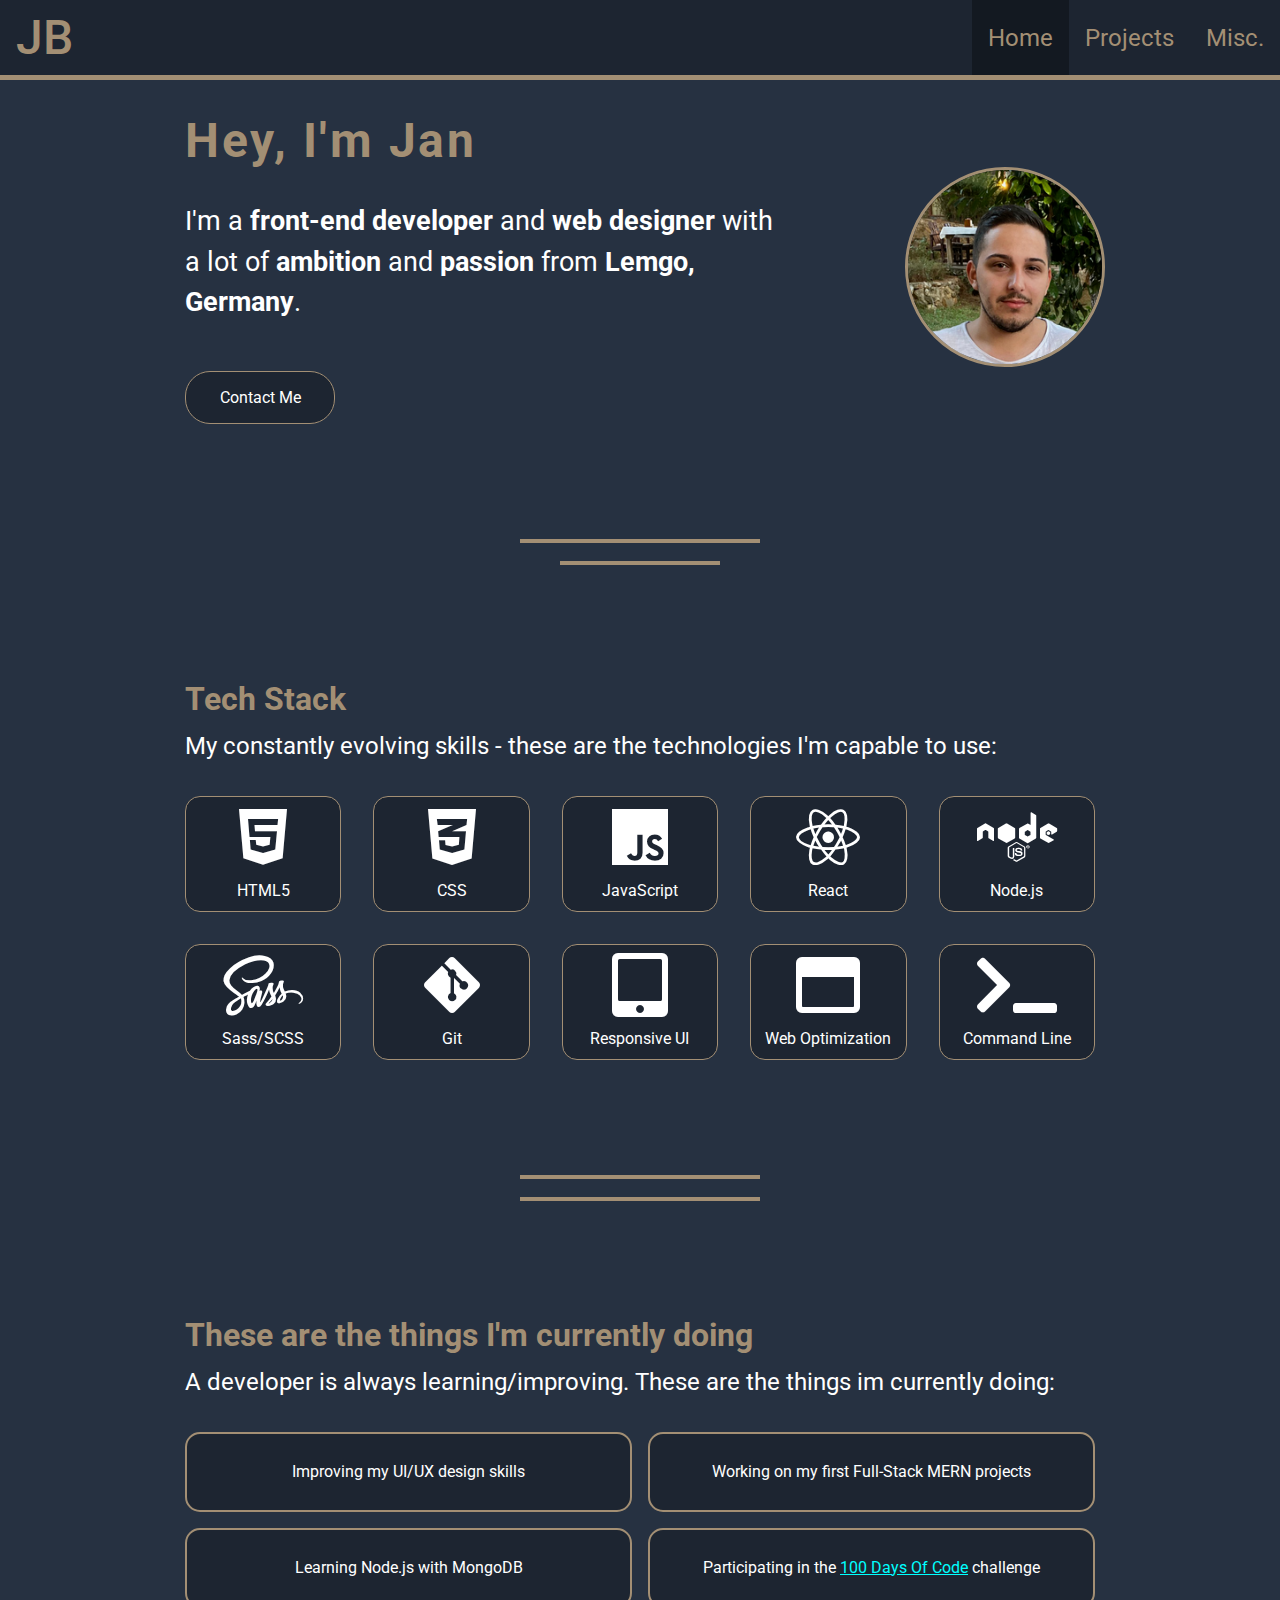
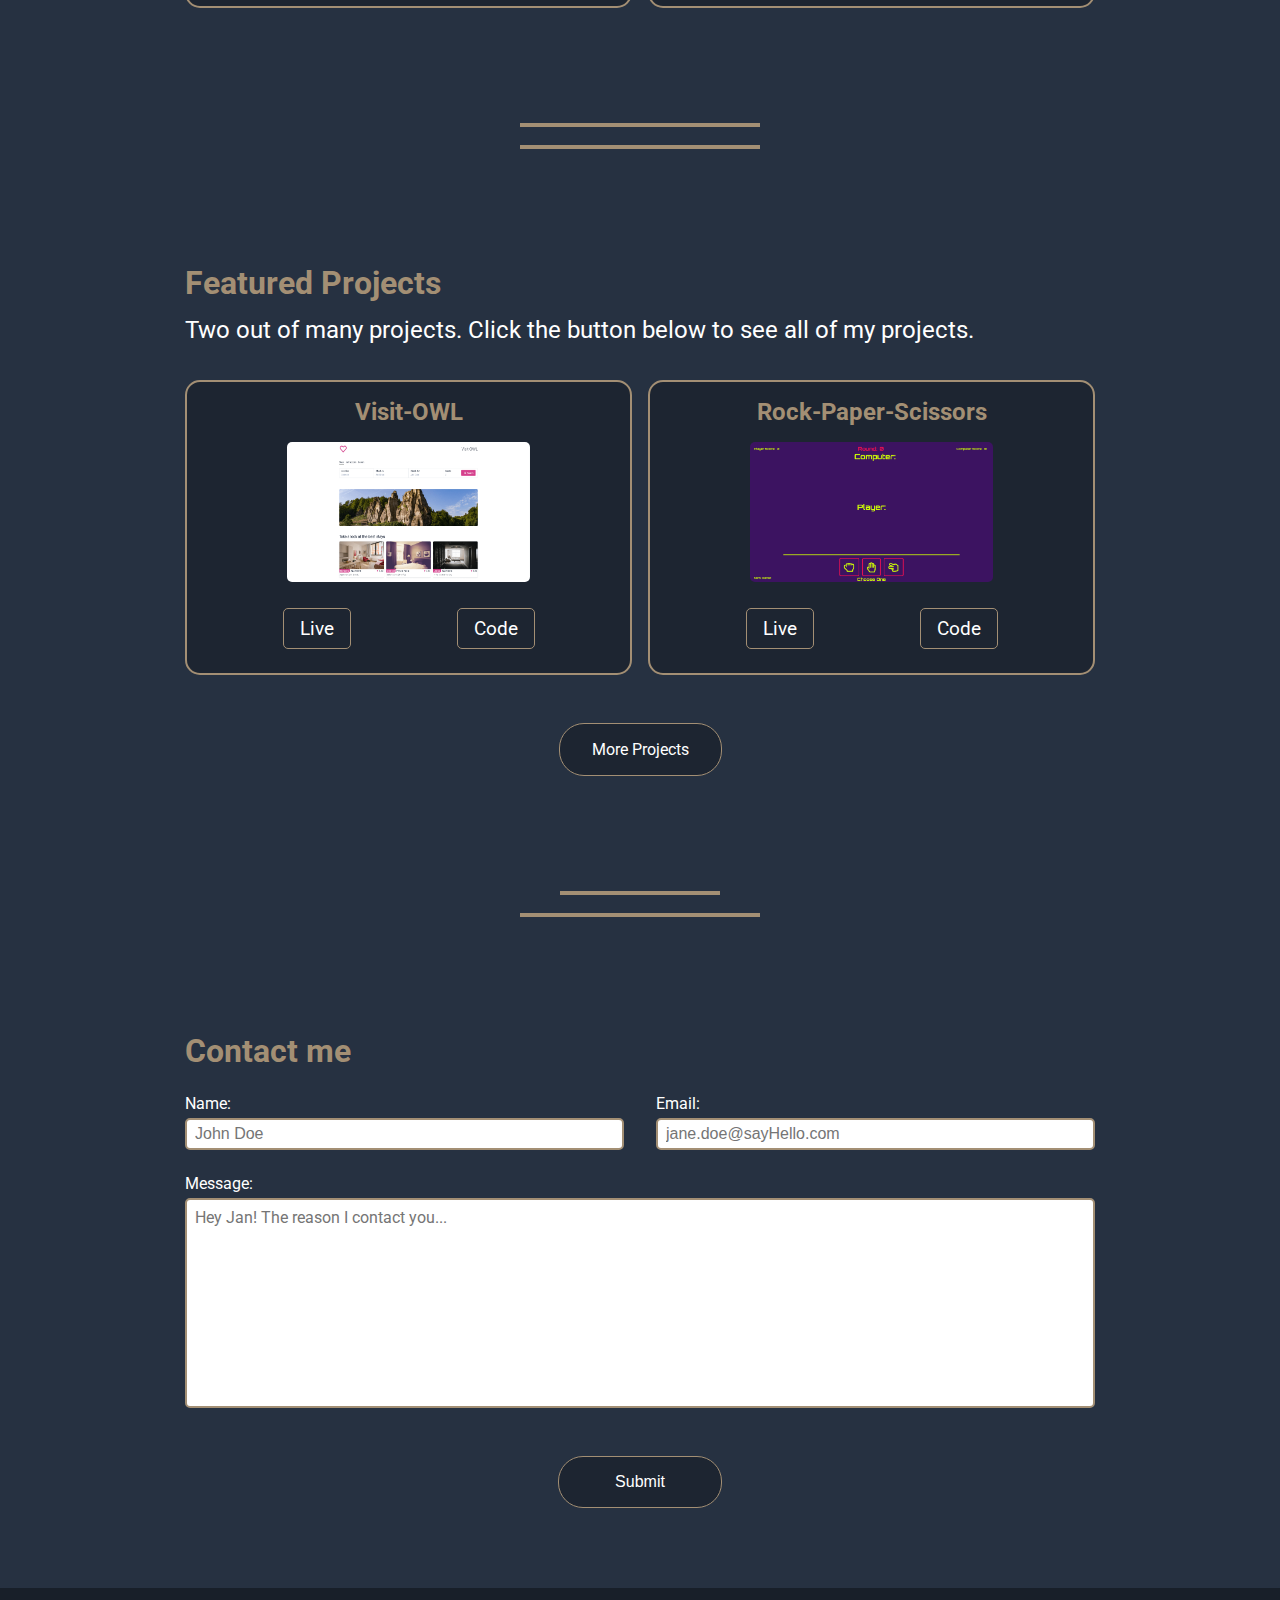
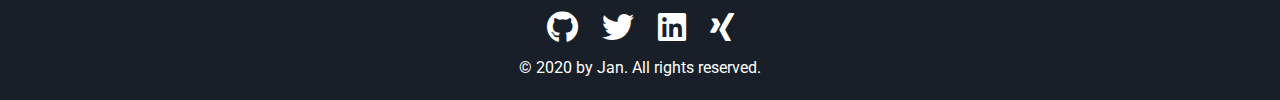
<file: public/index.html>
<!DOCTYPE html>
<html lang="en">
  <head>
    <meta charset="UTF-8" />
    <meta name="viewport" content="width=device-width, initial-scale=1.0" />
    <link
      rel="shortcut icon"
      href="./assets/images/favicon.ico"
      type="image/x-icon"
    />
    <link
      rel="stylesheet"
      href="https://cdnjs.cloudflare.com/ajax/libs/font-awesome/5.13.1/css/all.min.css"
    />
    <link rel="stylesheet" href="./css/styles.css" />
    <!-- Primary Meta Tags -->
    <title>Jan - Web Developer from Lemgo, Germany</title>
    <meta name="title" content="Jan - Web Developer from Lemgo, Germany" />
    <meta
      name="description"
      content="I'm a passionate Web-Developer from Lemgo, Germany. I love creating websites and web applications with good UI. Reliability paired with fast and precise work is mandatory for me."
    />

    <!-- Open Graph / Facebook -->
    <meta property="og:type" content="website" />
    <meta property="og:url" content="https://jan-web.dev/" />
    <meta
      property="og:title"
      content="Jan - Web Developer from Lemgo, Germany"
    />
    <meta
      property="og:description"
      content="I'm a passionate Web-Developer from Lemgo, Germany. I love creating websites and web applications with good UI. Reliability paired with fast and precise work is mandatory for me."
    />
    <meta
      property="og:image"
      content="https://jan-web.dev/assets/images/preview.png"
    />

    <!-- Twitter -->
    <meta property="twitter:card" content="summary_large_image" />
    <meta property="twitter:url" content="https://jan-web.dev/" />
    <meta
      property="twitter:title"
      content="Jan - Web Developer from Lemgo, Germany"
    />
    <meta
      property="twitter:description"
      content="I'm a passionate Web-Developer from Lemgo, Germany. I love creating websites and web applications with good UI. Reliability paired with fast and precise work is mandatory for me."
    />
    <meta
      property="twitter:image"
      content="https://jan-web.dev/assets/images/preview.png"
    />
  </head>
  <body>
    <button class="button-up" title="Go to top">
      <i class="fas fa-arrow-up"></i>
    </button>
    <header class="header">
      <nav class="navigation">
        <div class="navigation__logo">
          <a class="link-1 navigation__logo__link" href="#">JB</a>
        </div>
        <div class="navigation__navbar">
          <ul class="navigation__list">
            <li class="list-1 navigation__item current-site">
              <a class="link-1 navigation__link" href="#">Home</a>
            </li>
            <li class="list-1 navigation__item">
              <a class="link-1 navigation__link" href="projects.html"
                >Projects</a
              >
            </li>
            <li class="list-1 navigation__item">
              <a class="link-1 navigation__link" href="misc.html">Misc.</a>
            </li>
          </ul>
        </div>
      </nav>
    </header>
    <main>
      <section class="about container">
        <div class="about__text">
          <h1 class="heading-1">Hey, I'm Jan</h1>
          <p class="paragraph-1 about__paragraph">
            I'm a <strong>front-end developer</strong> and
            <strong>web designer</strong> with a lot of
            <strong>ambition</strong> and <strong>passion</strong> from
            <strong>Lemgo, Germany</strong>.
          </p>
        </div>
        <div>
          <img
            class="about__picture"
            src="./assets/images/Me.png"
            alt="A picture of me (Jan)"
          />
        </div>
        <a href="#contact" class="link-1 about__button button">Contact Me</a>
      </section>
      <div class="divider-box">
        <div class="divider-large-mb"></div>
        <div class="divider-small"></div>
      </div>
      <section class="skills container">
        <div class="skills__text">
          <h2 class="heading-2">Tech Stack</h2>
          <p class="paragraph-1">
            My constantly evolving skills - these are the technologies I'm
            capable to use:
          </p>
        </div>
        <div class="skills__grid">
          <div class="skills__item">
            <i class="skills__icon fab fa-html5"></i>
            <p class="paragraph-1 skills__paragraph">HTML5</p>
          </div>
          <div class="skills__item">
            <i class="skills__icon fab fa-css3-alt"></i>
            <p class="paragraph-1 skills__paragraph">CSS</p>
          </div>
          <div class="skills__item">
            <i class="skills__icon fab fa-js"></i>
            <p class="paragraph-1 skills__paragraph">JavaScript</p>
          </div>
          <div class="skills__item">
            <i class="skills__icon fab fa-react"></i>
            <p class="paragraph-1 skills__paragraph">React</p>
          </div>
          <div class="skills__item">
            <i class="skills__icon fab fa-node"></i>
            <p class="paragraph-1 skills__paragraph">Node.js</p>
          </div>
          <div class="skills__item">
            <i class="skills__icon fab fa-sass"></i>
            <p class="paragraph-1 skills__paragraph">Sass/SCSS</p>
          </div>
          <div class="skills__item">
            <i class="skills__icon fab fa-git-alt"></i>
            <p class="paragraph-1 skills__paragraph">Git</p>
          </div>
          <div class="skills__item">
            <i class="skills__icon fas fa-tablet-alt"></i>
            <p class="paragraph-1 skills__paragraph">Responsive UI</p>
          </div>
          <div class="skills__item">
            <i class="skills__icon far fa-window-maximize"></i>
            <p class="paragraph-1 skills__paragraph">Web Optimization</p>
          </div>
          <div class="skills__item">
            <i class="skills__icon fas fa-terminal"></i>
            <p class="paragraph-1 skills__paragraph">Command Line</p>
          </div>
        </div>
      </section>
      <div class="divider-box">
        <div class="divider-large-mb"></div>
        <div class="divider-large"></div>
      </div>
      <section class="currently container">
        <div class="currently__text">
          <h2 class="heading-2">These are the things I'm currently doing</h2>
          <p class="paragraph-1">
            A developer is always learning/improving. These are the things im
            currently doing:
          </p>
        </div>
        <div class="currently__grid">
          <div class="currently__item">
            <p class="paragraph-1 currently__paragraph">
              Improving my UI/UX design skills
            </p>
          </div>
          <div class="currently__item">
            <p class="paragraph-1 currently__paragraph">
              Working on my first Full-Stack MERN projects
            </p>
          </div>
          <div class="currently__item">
            <p class="paragraph-1 currently__paragraph">
              Learning Node.js with MongoDB
            </p>
          </div>
          <div class="currently__item">
            <p class="paragraph-1 currently__paragraph">
              Participating in the
              <a
                class="link-1 currently__link"
                href="https://www.100daysofcode.com"
                >100 Days Of Code</a
              >
              challenge
            </p>
          </div>
        </div>
      </section>
      <div class="divider-box">
        <div class="divider-large-mb"></div>
        <div class="divider-large"></div>
      </div>
      <section class="showcase container">
        <div class="showcase__text">
          <h2 class="heading-2">Featured Projects</h2>
          <p class="paragraph-1">
            Two out of many projects. Click the button below to see all of my
            projects.
          </p>
        </div>
        <div class="showcase__grid">
          <div class="showcase__item">
            <h3 class="heading-3 showcase__header-3">Visit-OWL</h3>
            <a
              class="link-1 showcase__link"
              href="https://janbur96.github.io/Visit-OWL/"
              target="_blank"
              rel="noopener"
              ><img
                class="showcase__image"
                src="./assets/images/Visit-OWL.png"
                alt="A screenshot of the React Task-List I made"
            /></a>
            <div class="showcase__buttons">
              <a
                class="link-1 button-small"
                target="_blank"
                rel="noopener"
                href="https://janbur96.github.io/Visit-OWL/"
                >Live</a
              >
              <a
                class="link-1 button-small"
                target="_blank"
                rel="noopener"
                href="https://github.com/JanBur96/Visit-OWL"
                >Code</a
              >
            </div>
          </div>
          <div class="showcase__item">
            <h3 class="heading-3 showcase__header-3">Rock-Paper-Scissors</h3>
            <a
              class="link-1 showcase__link"
              rel="noopener"
              href="https://janbur96.github.io/Rock-Paper-Scissors/"
              target="_blank"
              ><img
                class="showcase__image"
                src="./assets/images/Rock-Paper-Scissors.png"
                alt="A screenshot of the Rock Paper Scissors game I made"
            /></a>
            <div class="showcase__buttons">
              <a
                class="link-1 button-small"
                target="_blank"
                rel="noopener"
                href="https://janbur96.github.io/Rock-Paper-Scissors/"
                >Live</a
              >
              <a
                class="link-1 button-small"
                target="_blank"
                rel="noopener"
                href="https://github.com/JanBur96/Rock-Paper-Scissors"
                >Code</a
              >
            </div>
          </div>
        </div>
        <div class="showcase__all">
          <a class="link-1 button" href="projects.html">More Projects</a>
        </div>
      </section>
      <div class="divider-box">
        <div class="divider-small"></div>
        <div class="divider-large-mt"></div>
      </div>
      <section class="contact container" id="contact">
        <div class="contact__text">
          <h2 class="heading-2 contact__heading-2">Contact me</h2>
        </div>
        <form action="https://formspree.io/moqkpbaz" method="post">
          <div class="contact__container">
            <div class="contact__field">
              <div class="contact__information">
                <div class="contact__name">
                  <label class="contact__label--name" for="name">Name:</label>
                  <input
                    class="contact__input"
                    type="text"
                    placeholder="John Doe"
                    id="name"
                    required="required"
                  />
                </div>
                <div class="contact__email">
                  <label class="contact__label--email" for="email"
                    >Email:</label
                  >
                  <input
                    class="contact__input"
                    type="email"
                    name="email"
                    placeholder="jane.doe@sayHello.com"
                    id="email"
                    required="required"
                  />
                </div>
              </div>
              <div class="contact__message">
                <label class="contact__label--message" for="message"
                  >Message:</label
                >
                <textarea
                  class="link-1 contact__textarea"
                  name="message"
                  id="message"
                  cols="60"
                  rows="10"
                  placeholder="Hey Jan! The reason I contact you..."
                  required="required"
                ></textarea>
              </div>
              <button type="submit" class="contact__button button">
                Submit
              </button>
            </div>
          </div>
        </form>
      </section>
    </main>
    <footer>
      <div class="footer__container">
        <div class="footer__social-network">
          <a
            target="_blank"
            rel="noopener"
            aria-label="GitHub"
            href="https://github.com/JanBur96"
            ><i class="footer__icon fab fa-github"></i
          ></a>
          <a
            target="_blank"
            rel="noopener"
            aria-label="Twitter"
            href="https://twitter.com/Sephtyi"
            ><i class="footer__icon fab fa-twitter"></i
          ></a>
          <a
            target="_blank"
            rel="noopener"
            aria-label="LinkedIN"
            href="https://www.linkedin.com/in/jan-philipp-burghardt-5178081a8/"
            ><i class="footer__icon fab fa-linkedin"></i
          ></a>
          <a
            target="_blank"
            rel="noopener"
            aria-label="Xing"
            href="https://www.xing.com/profile/JanPhilipp_Burghardt3/cv"
            ><i class="footer__icon fab fa-xing"></i
          ></a>
        </div>
        <div class="footer__copyright">
          <p class="paragraph-1 footer__paragraph">
            &copy; 2020 by Jan. All rights reserved.
          </p>
        </div>
      </div>
    </footer>

    <script src="./js/app.js"></script>
  </body>
</html>
</file>
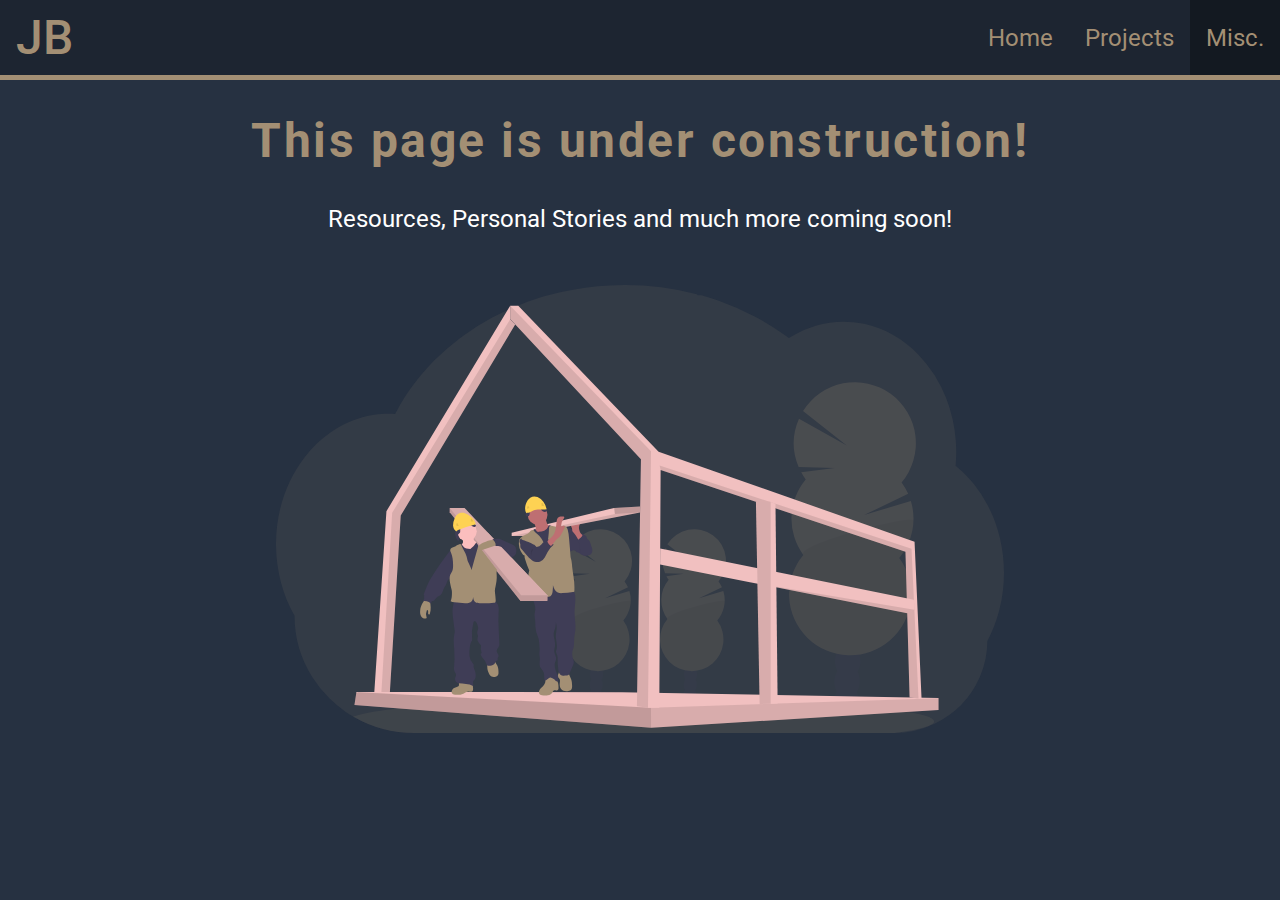
<file: public/misc.html>
<!DOCTYPE html>
<html lang="en">
<head>
  <meta charset="UTF-8">
  <meta name="viewport" content="width=device-width, initial-scale=1.0">
  <link rel="shortcut icon" href="./assets/images/favicon.ico" type="image/x-icon">
  <link rel="stylesheet" href="https://cdnjs.cloudflare.com/ajax/libs/font-awesome/5.13.1/css/all.min.css">
  <link rel="stylesheet" href="./css/styles.css">
  <!-- Primary Meta Tags -->
  <title>Discover great resources, stories and learn more about me</title>
  <meta name="title" content="Discover great resources, stories and learn more about me">
  <meta name="description" content="Helpful resources for learning Web-Development, project ideas, personal stories and much more.">

  <!-- Open Graph / Facebook -->
  <meta property="og:type" content="website">
  <meta property="og:url" content="https://jan-web.dev/">
  <meta property="og:title" content="Discover great resources, stories and learn more about me">
  <meta property="og:description" content="Helpful resources for learning Web-Development, project ideas, personal stories and much more.">
  <meta property="og:image" content="https://jan-web.dev/assets/images/preview.png">

  <!-- Twitter -->
  <meta property="twitter:card" content="summary_large_image">
  <meta property="twitter:url" content="https://jan-web.dev/">
  <meta property="twitter:title" content="Discover great resources, stories and learn more about me">
  <meta property="twitter:description" content="Helpful resources for learning Web-Development, project ideas, personal stories and much more.">
  <meta property="twitter:image" content="https://jan-web.dev/assets/images/preview.png">
</head>
<body>
  <button class="button-up" title="Go to top"><i class="fas fa-arrow-up"></i></button>
  <header class="header">
    <nav class="navigation">
      <div class="navigation__logo">
        <a class="link-1 navigation__logo__link" href="#">JB</a>
      </div>
      <div class="navigation__navbar">
        <ul class="navigation__list">
          <li class="navigation__item"><a class="link-1 navigation__link" href="index.html">Home</a></li>
          <li class="navigation__item"><a class="link-1 navigation__link" href="projects.html">Projects</a></li>
          <li class="navigation__item current-site"><a class="link-1 navigation__link" href="#">Misc.</a></li>
        </ul>
      </div>
    </nav>
</header>
  <main>
    <div class="under-construction container">
      <h1 class="heading-1 under-construction__heading-1">This page is under construction!</h1>
      <p class="paragraph-1 ">Resources, Personal Stories and much more coming soon!</p>
      <img class="under-construction__image" src="./assets/images/under-construction.svg" alt="">
    </div>
  </main>
  
  <script src="./js/app.js"></script>
</body>
</html>
</file>
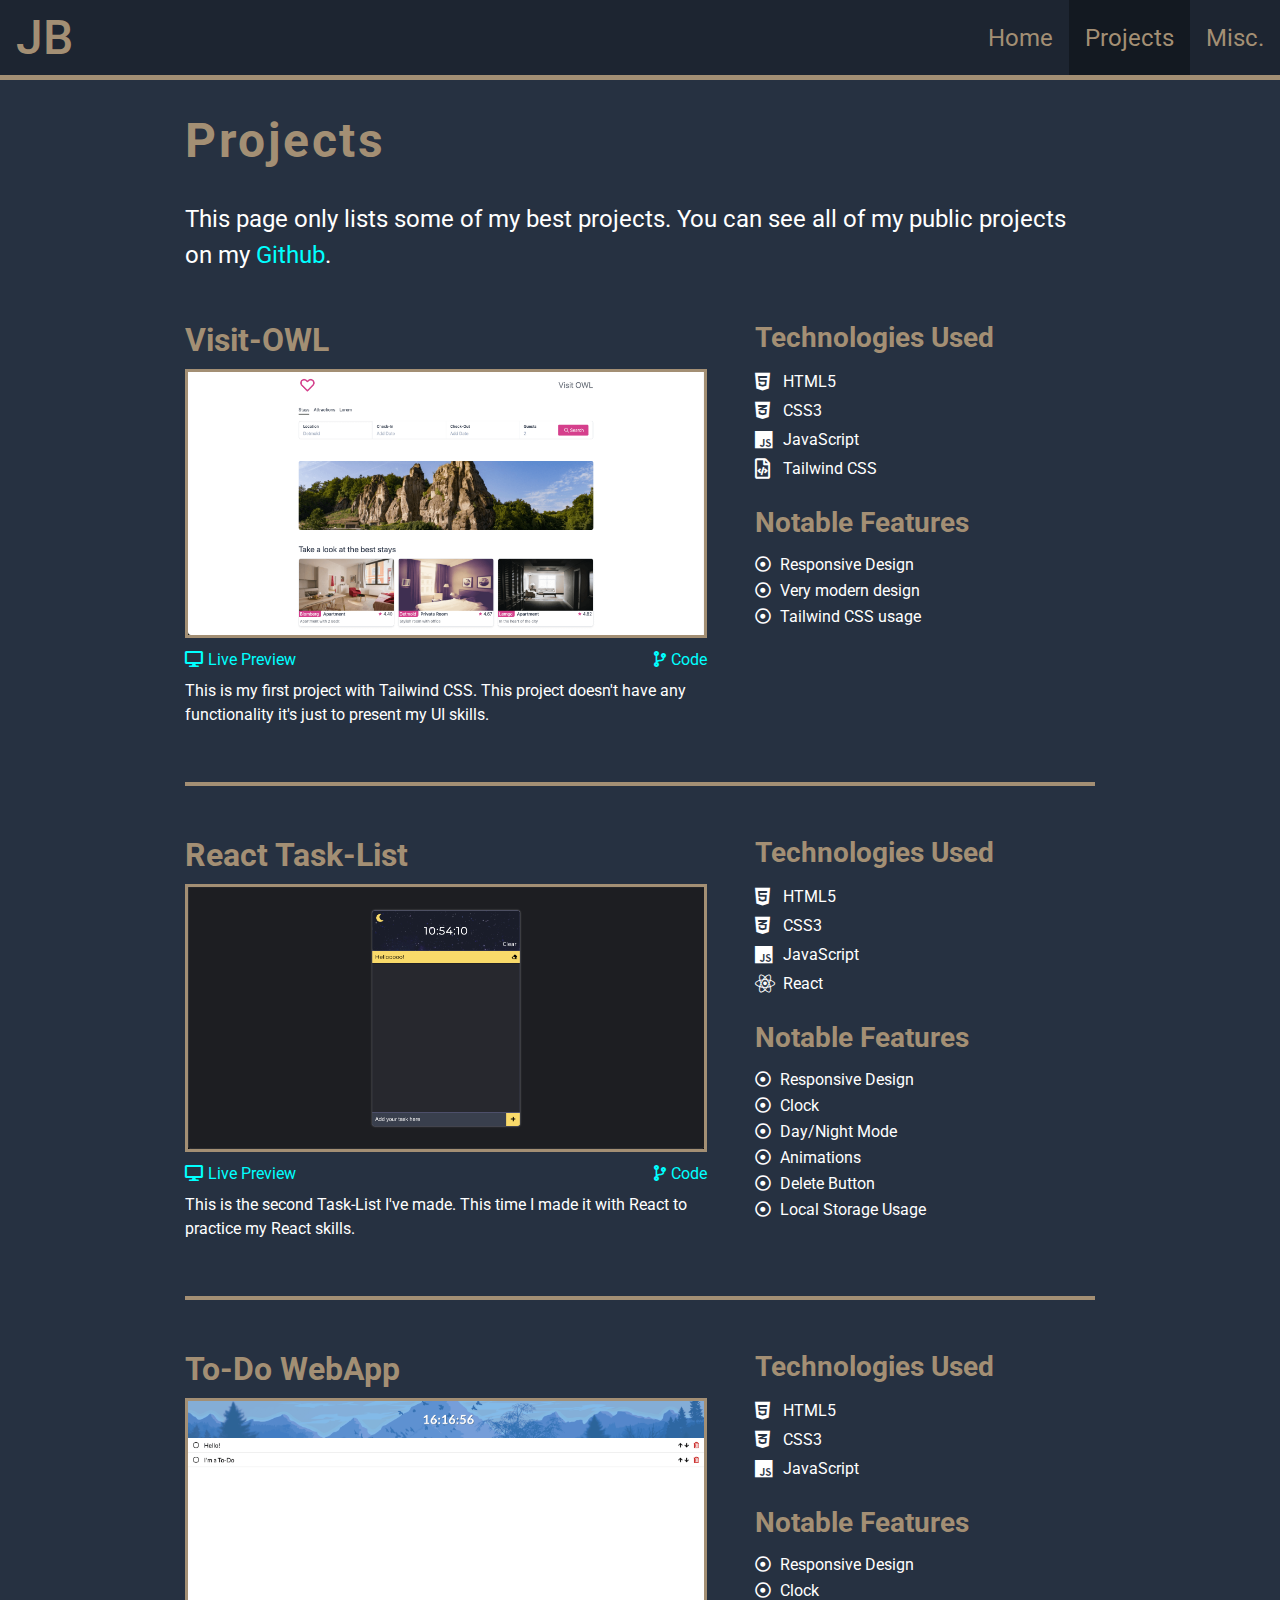
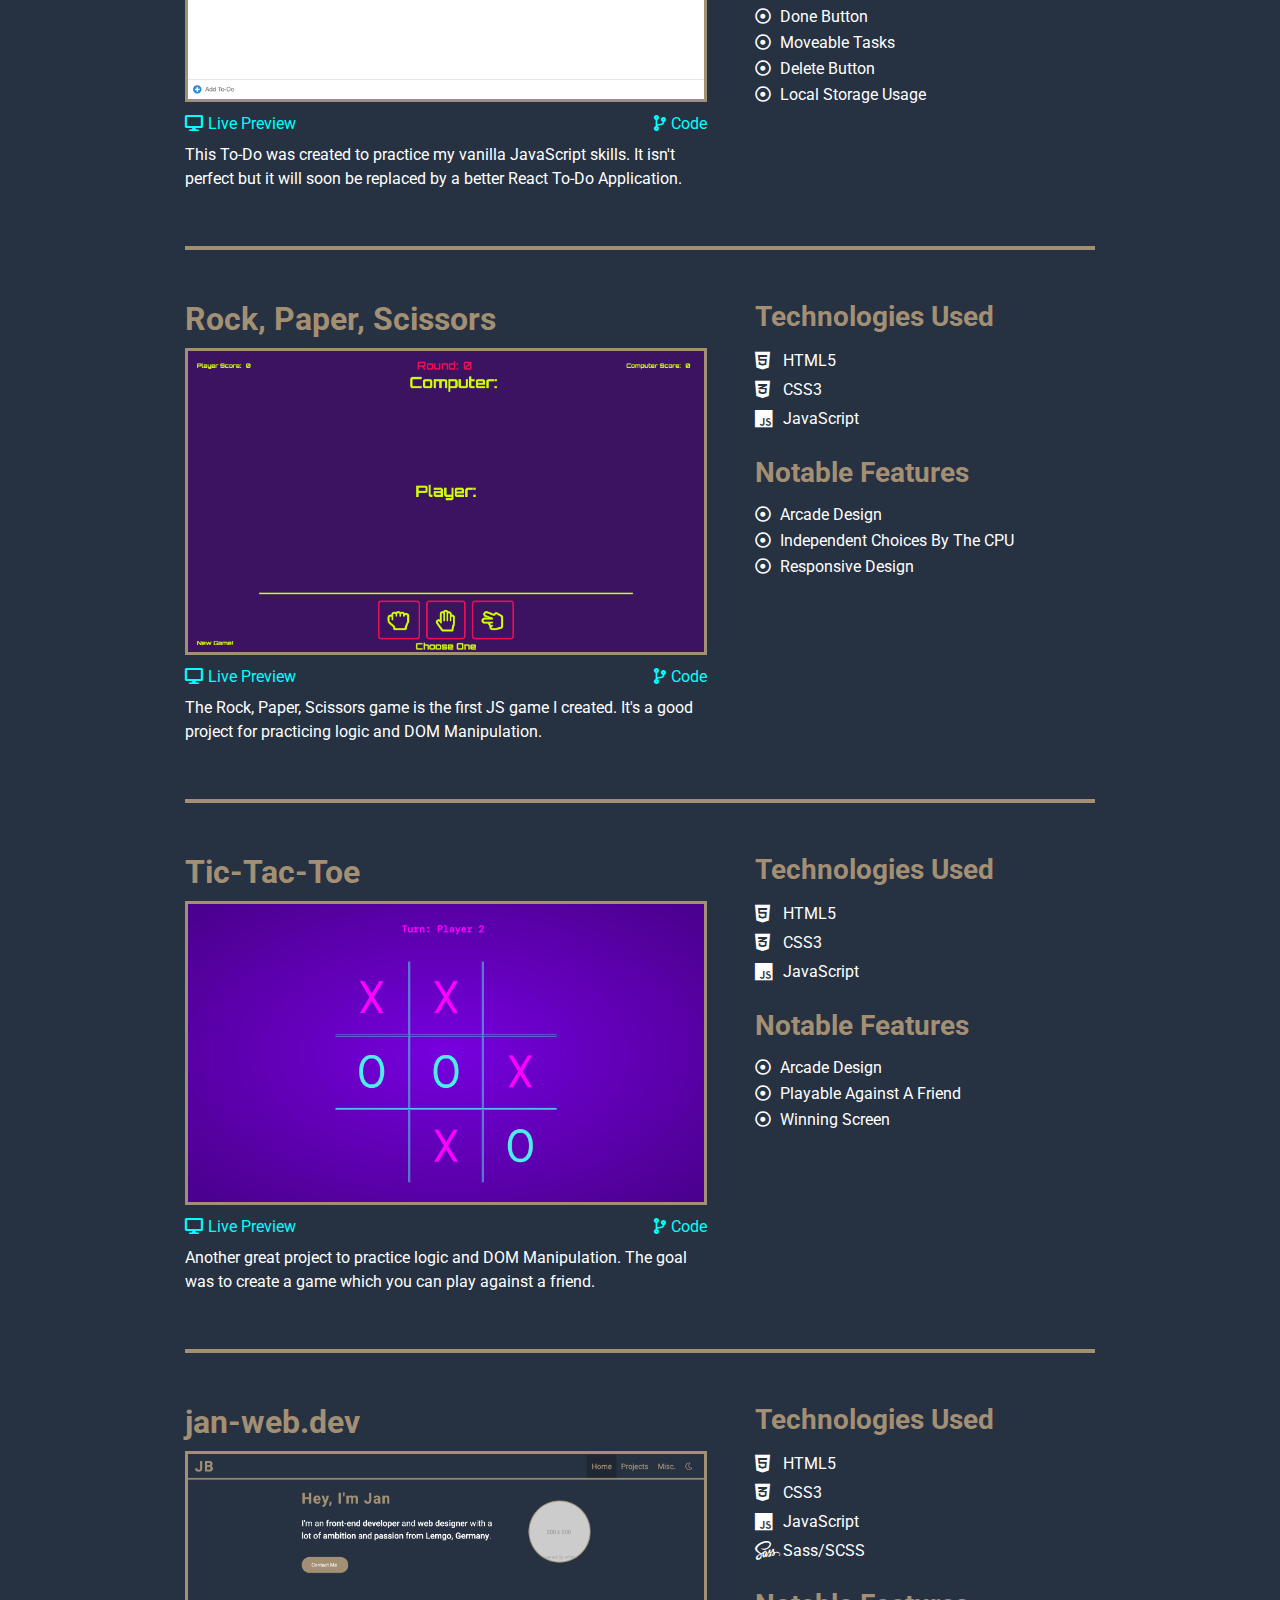
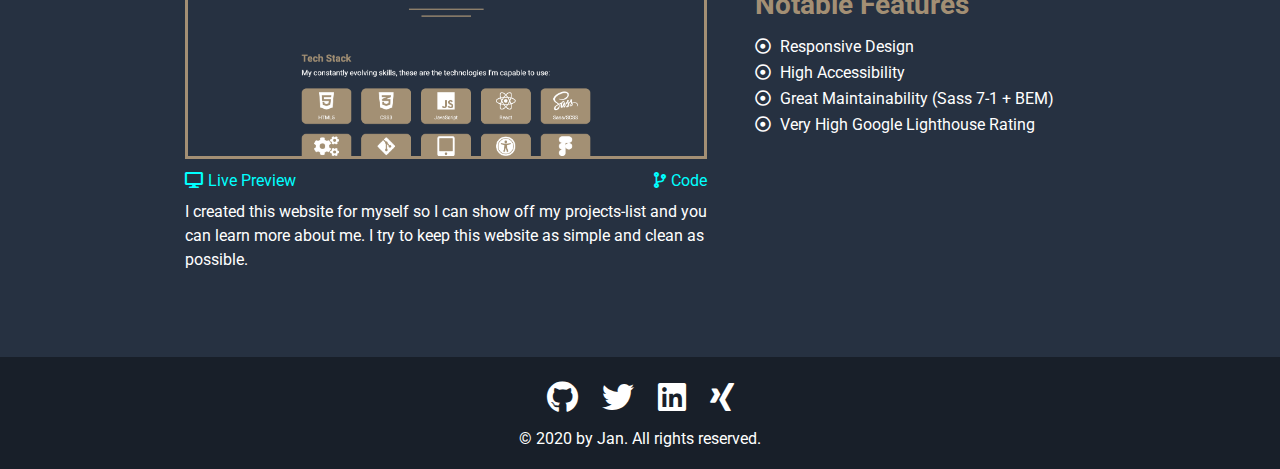
<file: public/projects.html>
<!DOCTYPE html>
<html lang="en">
  <head>
    <meta charset="UTF-8" />
    <meta name="viewport" content="width=device-width, initial-scale=1.0" />
    <link
      rel="shortcut icon"
      href="./assets/images/favicon.ico"
      type="image/x-icon"
    />
    <link
      rel="stylesheet"
      href="https://cdnjs.cloudflare.com/ajax/libs/font-awesome/5.13.1/css/all.min.css"
    />
    <link rel="stylesheet" href="./css/styles.css" />
    <!-- Primary Meta Tags -->
    <title>Take a look at my featured projects</title>
    <meta
      name="title"
      content="Take a look at my featured Web-Development projects"
    />
    <meta
      name="description"
      content="These are my featured Web-Development projects, here you can see my skills in action. Feel free to use, recreate or modify them."
    />

    <!-- Open Graph / Facebook -->
    <meta property="og:type" content="website" />
    <meta property="og:url" content="https://jan-web.dev/" />
    <meta
      property="og:title"
      content="Take a look at my featured Web-Development projects"
    />
    <meta
      property="og:description"
      content="These are my featured Web-Development projects, here you can see my skills in action. Feel free to use, recreate or modify them."
    />
    <meta
      property="og:image"
      content="https://jan-web.dev/assets/images/preview.png"
    />

    <!-- Twitter -->
    <meta property="twitter:card" content="summary_large_image" />
    <meta property="twitter:url" content="https://jan-web.dev/" />
    <meta
      property="twitter:title"
      content="Take a look at my featured Web-Development projects"
    />
    <meta
      property="twitter:description"
      content="These are my featured Web-Development projects, here you can see my skills in action. Feel free to use, recreate or modify them."
    />
    <meta
      property="twitter:image"
      content="https://jan-web.dev/assets/images/preview.png"
    />
  </head>
  <body>
    <button class="button-up" title="Go to top">
      <i class="fas fa-arrow-up"></i>
    </button>
    <header class="header">
      <nav class="navigation">
        <div class="navigation__logo">
          <a class="link-1 navigation__logo__link" href="#">JB</a>
        </div>
        <div class="navigation__navbar">
          <ul class="navigation__list">
            <li class="navigation__item">
              <a class="link-1 navigation__link" href="index.html">Home</a>
            </li>
            <li class="navigation__item current-site">
              <a class="link-1 navigation__link" href="#">Projects</a>
            </li>
            <li class="navigation__item">
              <a class="link-1 navigation__link" href="misc.html">Misc.</a>
            </li>
          </ul>
        </div>
      </nav>
    </header>
    <main>
      <section class="projects-intro container">
        <h1 class="heading-1 projects__heading-1">Projects</h1>
        <p class="paragraph-1">
          This page only lists some of my best projects. You can see all of my
          public projects on my
          <a
            class="link-1 projects__link"
            href="https://github.com/JanBur96?tab=repositories"
            target="_blank"
            rel="noopener"
            >Github</a
          >.
        </p>
      </section>
      <section class="projects-list container">
        <div class="projects-list__item">
          <div class="projects-list__description">
            <h2 class="heading-2 projects__heading-2">Visit-OWL</h2>
            <a
              rel="noopener"
              class="link-1 projects__link"
              target="_blank"
              href="https://janbur96.github.io/Visit-OWL/"
            >
              <img
                class="projects__img"
                src="./assets/images/Visit-OWL.png"
                alt="A picture of the website Visit-OWL"
              />
            </a>
            <div class="projects__links">
              <a
                class="link-1 projects__link"
                href="https://janbur96.github.io/Visit-OWL/"
                ><i class="projects__links__icon fas fa-desktop"></i>Live
                Preview</a
              >
              <a
                class="link-1 projects__link"
                href="https://github.com/JanBur96/Visit-OWL"
                ><i class="projects__links__icon fas fa-code-branch"></i>Code</a
              >
            </div>
            <p class="paragraph-2 projects__paragraph">
              This is my first project with Tailwind CSS. This project doesn't
              have any functionality it's just to present my UI skills.
            </p>
          </div>
          <div class="projects__additional-info">
            <div class="projects-list__technologies-used">
              <h3 class="heading-3 projects__heading-3">Technologies Used</h3>
              <p class="paragraph-2 projects__paragraph">
                <i class="projects__additional-info__icon fab fa-html5"></i
                >HTML5
              </p>
              <p class="paragraph-2 projects__paragraph">
                <i class="projects__additional-info__icon fab fa-css3-alt"></i
                >CSS3
              </p>
              <p class="paragraph-2 projects__paragraph">
                <i class="projects__additional-info__icon fab fa-js"></i
                >JavaScript
              </p>
              <p class="paragraph-2 projects__paragraph">
                <i class="projects__additional-info__icon far fa-file-code"></i
                >Tailwind CSS
              </p>
            </div>
            <div class="projects__features-used">
              <h3 class="heading-3 projects__heading-3">Notable Features</h3>
              <ul>
                <li class="projects__features-used__list">
                  <i class="projects__features-used__icon far fa-dot-circle"></i
                  >Responsive Design
                </li>
                <li class="projects__features-used__list">
                  <i class="projects__features-used__icon far fa-dot-circle"></i
                  >Very modern design
                </li>
                <li class="projects__features-used__list">
                  <i class="projects__features-used__icon far fa-dot-circle"></i
                  >Tailwind CSS usage
                </li>
              </ul>
            </div>
          </div>
        </div>
        <div class="divider-very-large"></div>
        <div class="projects-list__item">
          <div class="projects-list__description">
            <h2 class="heading-2 projects__heading-2">React Task-List</h2>
            <a
              rel="noopener"
              class="link-1 projects__link"
              target="_blank"
              href="https://task-list.jan-web.dev/"
            >
              <img
                class="projects__img"
                src="./assets/images/React_Task-List.png"
                alt="A picture of my React task-list"
              />
            </a>
            <div class="projects__links">
              <a
                class="link-1 projects__link"
                href="https://task-list.jan-web.dev/"
                ><i class="projects__links__icon fas fa-desktop"></i>Live
                Preview</a
              >
              <a
                class="link-1 projects__link"
                href="https://github.com/JanBur96/React-Task-List"
                ><i class="projects__links__icon fas fa-code-branch"></i>Code</a
              >
            </div>
            <p class="paragraph-2 projects__paragraph">
              This is the second Task-List I've made. This time I made it with
              React to practice my React skills.
            </p>
          </div>
          <div class="projects__additional-info">
            <div class="projects-list__technologies-used">
              <h3 class="heading-3 projects__heading-3">Technologies Used</h3>
              <p class="paragraph-2 projects__paragraph">
                <i class="projects__additional-info__icon fab fa-html5"></i
                >HTML5
              </p>
              <p class="paragraph-2 projects__paragraph">
                <i class="projects__additional-info__icon fab fa-css3-alt"></i
                >CSS3
              </p>
              <p class="paragraph-2 projects__paragraph">
                <i class="projects__additional-info__icon fab fa-js"></i
                >JavaScript
              </p>
              <p class="paragraph-2 projects__paragraph">
                <i class="projects__additional-info__icon fab fa-react"></i
                >React
              </p>
            </div>
            <div class="projects__features-used">
              <h3 class="heading-3 projects__heading-3">Notable Features</h3>
              <ul>
                <li class="projects__features-used__list">
                  <i class="projects__features-used__icon far fa-dot-circle"></i
                  >Responsive Design
                </li>
                <li class="projects__features-used__list">
                  <i class="projects__features-used__icon far fa-dot-circle"></i
                  >Clock
                </li>
                <li class="projects__features-used__list">
                  <i class="projects__features-used__icon far fa-dot-circle"></i
                  >Day/Night Mode
                </li>
                <li class="projects__features-used__list">
                  <i class="projects__features-used__icon far fa-dot-circle"></i
                  >Animations
                </li>
                <li class="projects__features-used__list">
                  <i class="projects__features-used__icon far fa-dot-circle"></i
                  >Delete Button
                </li>
                <li class="projects__features-used__list">
                  <i class="projects__features-used__icon far fa-dot-circle"></i
                  >Local Storage Usage
                </li>
              </ul>
            </div>
          </div>
        </div>
        <div class="divider-very-large"></div>
        <div class="projects-list__item">
          <div class="projects-list__description">
            <h2 class="heading-2 projects__heading-2">To-Do WebApp</h2>
            <a
              rel="noopener"
              class="link-1 projects__link"
              target="_blank"
              href="https://janbur96.github.io/To-Do-List/"
            >
              <img
                class="projects__img"
                src="./assets/images/To-Do.png"
                alt="A picture of my to-do list"
              />
            </a>
            <div class="projects__links">
              <a
                class="link-1 projects__link"
                href="https://janbur96.github.io/To-Do-List/"
                ><i class="projects__links__icon fas fa-desktop"></i>Live
                Preview</a
              >
              <a
                class="link-1 projects__link"
                href="https://github.com/JanBur96/To-Do-List"
                ><i class="projects__links__icon fas fa-code-branch"></i>Code</a
              >
            </div>
            <p class="paragraph-2 projects__paragraph">
              This To-Do was created to practice my vanilla JavaScript skills.
              It isn't perfect but it will soon be replaced by a better React
              To-Do Application.
            </p>
          </div>
          <div class="projects__additional-info">
            <div class="projects-list__technologies-used">
              <h3 class="heading-3 projects__heading-3">Technologies Used</h3>
              <p class="paragraph-2 projects__paragraph">
                <i class="projects__additional-info__icon fab fa-html5"></i
                >HTML5
              </p>
              <p class="paragraph-2 projects__paragraph">
                <i class="projects__additional-info__icon fab fa-css3-alt"></i
                >CSS3
              </p>
              <p class="paragraph-2 projects__paragraph">
                <i class="projects__additional-info__icon fab fa-js"></i
                >JavaScript
              </p>
            </div>
            <div class="projects__features-used">
              <h3 class="heading-3 projects__heading-3">Notable Features</h3>
              <ul>
                <li class="projects__features-used__list">
                  <i class="projects__features-used__icon far fa-dot-circle"></i
                  >Responsive Design
                </li>
                <li class="projects__features-used__list">
                  <i class="projects__features-used__icon far fa-dot-circle"></i
                  >Clock
                </li>
                <li class="projects__features-used__list">
                  <i class="projects__features-used__icon far fa-dot-circle"></i
                  >Done Button
                </li>
                <li class="projects__features-used__list">
                  <i class="projects__features-used__icon far fa-dot-circle"></i
                  >Moveable Tasks
                </li>
                <li class="projects__features-used__list">
                  <i class="projects__features-used__icon far fa-dot-circle"></i
                  >Delete Button
                </li>
                <li class="projects__features-used__list">
                  <i class="projects__features-used__icon far fa-dot-circle"></i
                  >Local Storage Usage
                </li>
              </ul>
            </div>
          </div>
        </div>
        <div class="divider-very-large"></div>
        <div class="projects-list__item">
          <div class="projects-list__description">
            <h2 class="heading-2 projects__heading-2">Rock, Paper, Scissors</h2>
            <a
              rel="noopener"
              class="link-1 projects__link"
              target="_blank"
              href="https://janbur96.github.io/Rock-Paper-Scissors/"
            >
              <img
                class="projects__img"
                src="./assets/images/Rock-Paper-Scissors.png"
                alt="A picture of my Rock, Paper, Scissors game"
              />
            </a>
            <div class="projects__links">
              <a
                class="link-1 projects__link"
                href="https://janbur96.github.io/Rock-Paper-Scissors/"
                ><i class="projects__links__icon fas fa-desktop"></i>Live
                Preview</a
              >
              <a
                class="link-1 projects__link"
                href="https://github.com/JanBur96/Rock-Paper-Scissors"
                ><i class="projects__links__icon fas fa-code-branch"></i>Code</a
              >
            </div>
            <p class="paragraph-2 projects__paragraph">
              The Rock, Paper, Scissors game is the first JS game I created.
              It's a good project for practicing logic and DOM Manipulation.
            </p>
          </div>
          <div class="projects__additional-info">
            <div class="projects-list__technologies-used">
              <h3 class="heading-3 projects__heading-3">Technologies Used</h3>
              <p class="paragraph-2 projects__paragraph">
                <i class="projects__additional-info__icon fab fa-html5"></i
                >HTML5
              </p>
              <p class="paragraph-2 projects__paragraph">
                <i class="projects__additional-info__icon fab fa-css3-alt"></i
                >CSS3
              </p>
              <p class="paragraph-2 projects__paragraph">
                <i class="projects__additional-info__icon fab fa-js"></i
                >JavaScript
              </p>
            </div>
            <div class="projects__features-used">
              <h3 class="heading-3 projects__heading-3">Notable Features</h3>
              <ul>
                <li class="projects__features-used__list">
                  <i class="projects__features-used__icon far fa-dot-circle"></i
                  >Arcade Design
                </li>
                <li class="projects__features-used__list">
                  <i class="projects__features-used__icon far fa-dot-circle"></i
                  >Independent Choices By The CPU
                </li>
                <li class="projects__features-used__list">
                  <i class="projects__features-used__icon far fa-dot-circle"></i
                  >Responsive Design
                </li>
              </ul>
            </div>
          </div>
        </div>
        <div class="divider-very-large"></div>
        <div class="projects-list__item">
          <div class="projects-list__description">
            <h2 class="heading-2 projects__heading-2">Tic-Tac-Toe</h2>
            <a
              rel="noopener"
              class="link-1 projects__link"
              target="_blank"
              href="https://janbur96.github.io/Tic-Tac-Toe/"
            >
              <img
                class="projects__img"
                src="./assets/images/Tic-Tac-Toe.png"
                alt="A picture of my Tic-Tac-Toe project"
              />
            </a>
            <div class="projects__links">
              <a
                class="link-1 projects__link"
                href="https://janbur96.github.io/Tic-Tac-Toe/"
                ><i class="projects__links__icon fas fa-desktop"></i>Live
                Preview</a
              >
              <a
                class="link-1 projects__link"
                href="https://github.com/JanBur96/Tic-Tac-Toe"
                ><i class="projects__links__icon fas fa-code-branch"></i>Code</a
              >
            </div>
            <p class="paragraph-2 projects__paragraph">
              Another great project to practice logic and DOM Manipulation. The
              goal was to create a game which you can play against a friend.
            </p>
          </div>
          <div class="projects__additional-info">
            <div class="projects-list__technologies-used">
              <h3 class="heading-3 projects__heading-3">Technologies Used</h3>
              <p class="paragraph-2 projects__paragraph">
                <i class="projects__additional-info__icon fab fa-html5"></i
                >HTML5
              </p>
              <p class="paragraph-2 projects__paragraph">
                <i class="projects__additional-info__icon fab fa-css3-alt"></i
                >CSS3
              </p>
              <p class="paragraph-2 projects__paragraph">
                <i class="projects__additional-info__icon fab fa-js"></i
                >JavaScript
              </p>
            </div>
            <div class="projects__features-used">
              <h3 class="heading-3 projects__heading-3">Notable Features</h3>
              <ul>
                <li class="projects__features-used__list">
                  <i class="projects__features-used__icon far fa-dot-circle"></i
                  >Arcade Design
                </li>
                <li class="projects__features-used__list">
                  <i class="projects__features-used__icon far fa-dot-circle"></i
                  >Playable Against A Friend
                </li>
                <li class="projects__features-used__list">
                  <i class="projects__features-used__icon far fa-dot-circle"></i
                  >Winning Screen
                </li>
              </ul>
            </div>
          </div>
        </div>
        <div class="divider-very-large"></div>
        <div class="projects-list__item">
          <div class="projects-list__description">
            <h2 class="heading-2 projects__heading-2">jan-web.dev</h2>
            <a
              rel="noopener"
              class="link-1 projects__link"
              target="_blank"
              href="https://jan-web.dev/"
            >
              <img
                class="projects__img"
                src="./assets/images/Website.png"
                alt="A picture of my website"
              />
            </a>
            <div class="projects__links">
              <a class="link-1 projects__link" href="https://jan-web.dev/"
                ><i class="projects__links__icon fas fa-desktop"></i>Live
                Preview</a
              >
              <a
                class="link-1 projects__link"
                href="https://github.com/JanBur96/Portfolio"
                ><i class="projects__links__icon fas fa-code-branch"></i>Code</a
              >
            </div>
            <p class="paragraph-2 projects__paragraph">
              I created this website for myself so I can show off my
              projects-list and you can learn more about me. I try to keep this
              website as simple and clean as possible.
            </p>
          </div>
          <div class="projects__additional-info">
            <div class="projects-list__technologies-used">
              <h3 class="heading-3 projects__heading-3">Technologies Used</h3>
              <p class="paragraph-2 projects__paragraph">
                <i class="projects__additional-info__icon fab fa-html5"></i
                >HTML5
              </p>
              <p class="paragraph-2 projects__paragraph">
                <i class="projects__additional-info__icon fab fa-css3-alt"></i
                >CSS3
              </p>
              <p class="paragraph-2 projects__paragraph">
                <i class="projects__additional-info__icon fab fa-js"></i
                >JavaScript
              </p>
              <p class="paragraph-2 projects__paragraph">
                <i class="projects__additional-info__icon fab fa-sass"></i
                >Sass/SCSS
              </p>
            </div>
            <div class="projects__features-used">
              <h3 class="heading-3 projects__heading-3">Notable Features</h3>
              <ul>
                <li class="projects__features-used__list">
                  <i class="projects__features-used__icon far fa-dot-circle"></i
                  >Responsive Design
                </li>
                <li class="projects__features-used__list">
                  <i class="projects__features-used__icon far fa-dot-circle"></i
                  >High Accessibility
                </li>
                <li class="projects__features-used__list">
                  <i class="projects__features-used__icon far fa-dot-circle"></i
                  >Great Maintainability (Sass 7-1 + BEM)
                </li>
                <li class="projects__features-used__list">
                  <i class="projects__features-used__icon far fa-dot-circle"></i
                  >Very High Google Lighthouse Rating
                </li>
              </ul>
            </div>
          </div>
        </div>
      </section>
    </main>
    <footer>
      <div class="footer__container">
        <div class="footer__social-network">
          <a
            target="_blank"
            rel="noopener"
            aria-label="GitHub"
            href="https://github.com/JanBur96"
            ><i class="footer__icon fab fa-github"></i
          ></a>
          <a
            target="_blank"
            rel="noopener"
            aria-label="Twitter"
            href="https://twitter.com/Sephtyi"
            ><i class="footer__icon fab fa-twitter"></i
          ></a>
          <a
            target="_blank"
            rel="noopener"
            aria-label="LinkedIN"
            href="https://www.linkedin.com/in/jan-philipp-burghardt-5178081a8/"
            ><i class="footer__icon fab fa-linkedin"></i
          ></a>
          <a
            target="_blank"
            rel="noopener"
            aria-label="Xing"
            href="https://www.xing.com/profile/JanPhilipp_Burghardt3/cv"
            ><i class="footer__icon fab fa-xing"></i
          ></a>
        </div>
        <div class="footer__copyright">
          <p class="footer__paragraph">
            &copy; 2020 by Jan. All rights reserved.
          </p>
        </div>
      </div>
    </footer>

    <script src="./js/app.js"></script>
  </body>
</html>
</file>
<file: public/css/styles.css>
@import url('https://fonts.googleapis.com/css2?family=Roboto:wght@400;500;700&display=swap');
* {
  margin: 0;
  padding: 0;
  -webkit-box-sizing: border-box;
  box-sizing: border-box;
}

html {
  min-height: 100%;
  font-size: 62.5%;
  scroll-behavior: smooth;
}

@media (max-width: 768px) {
  html {
    font-size: 50%;
  }
}

body {
  background-color: #263141;
  font-family: 'Roboto', sans-serif;
  color: #fff;
}

.heading-1 {
  margin-bottom: 3.2rem;
  letter-spacing: 0.25rem;
  font-size: 4.8rem;
  color: #a38f74;
}

.heading-2 {
  margin-bottom: 1rem;
  font-size: 3.2rem;
  color: #a38f74;
}

.heading-3 {
  font-size: 2.4rem;
  color: #a38f74;
}

.paragraph-1 {
  font-size: 2.4rem;
  line-height: 1.5em;
}

.paragraph-2 {
  font-size: 1.6rem;
  line-height: 1.5em;
}

.list-1 {
  list-style: none;
}

.link-1 {
  text-decoration: none;
}

.button {
  margin-top: 4.8rem;
  padding: 1.6rem 3.2rem;
  border: 1px solid #a38f74;
  border-radius: 25px;
  color: #fff;
  background-color: #1d2531;
  font-size: 1.6rem;
  -webkit-transition: 0.35s;
  transition: 0.35s;
}

.button:hover {
  background-color: #131921;
  -webkit-transform: scale(1.05) translateY(-2px);
  transform: scale(1.05) translateY(-2px);
}

@media (max-width: 768px) {
  .button {
    font-size: 1.8rem;
  }
}

.button-small {
  margin: 0 5.3rem;
  padding: 0.8rem 1.6rem;
  border: 1px solid #a38f74;
  border-radius: 5px;
  color: #fff;
  background-color: #1d2531;
  -webkit-transition: 0.35s;
  transition: 0.35s;
}

.button-small:hover {
  background-color: #131921;
  -webkit-transform: scale(1.05) translateY(-2px);
  transform: scale(1.05) translateY(-2px);
}

.button-up {
  display: none;
  position: fixed;
  right: 2.4rem;
  bottom: 1.6rem;
  padding: 1.6rem 1.9rem;
  border: 1px solid #a38f74;
  border-radius: 50%;
  color: #fff;
  background-color: #1d2531;
  font-size: 1.9rem;
  -webkit-transition: 0.35s;
  transition: 0.35s;
  cursor: pointer;
}

.button-up:hover {
  border: 1px solid #a38f74;
  color: #fff;
  background-color: #131921;
  -webkit-transform: scale(1.05);
  transform: scale(1.05);
}

.container {
  padding: 0 2rem;
  max-width: 95rem;
}

.divider-box {
  height: 9.6rem;
  display: -webkit-box;
  display: -ms-flexbox;
  display: flex;
  -webkit-box-orient: vertical;
  -webkit-box-direction: normal;
  -ms-flex-direction: column;
  flex-direction: column;
  -webkit-box-pack: center;
  -ms-flex-pack: center;
  justify-content: center;
  -webkit-box-align: center;
  -ms-flex-align: center;
  align-items: center;
}

.divider-large-mb {
  width: 24rem;
  border: 2px solid #a38f74;
  margin: 0 auto;
  margin-bottom: 1.8rem;
}

.divider-large {
  width: 24rem;
  border: 2px solid #a38f74;
  margin: 0 auto;
}

.divider-small {
  width: 16rem;
  border: 2px solid #a38f74;
  margin: 0 auto;
}

.divider-large-mt {
  width: 24rem;
  border: 2px solid #a38f74;
  margin-top: 1.8rem;
}

.divider-very-large {
  width: 100%;
  border: 2px solid #a38f74;
  margin: 0 auto;
  margin-top: 5rem;
  margin-bottom: 5rem;
}

@media (max-width: 768px) {
  .divider-very-large {
    margin-top: 3rem;
    margin-bottom: 3rem;
  }
}

.current-site {
  background-color: #131921;
}

footer {
  width: 100%;
  height: 11.2rem;
  padding: 1.6rem 0;
  display: -webkit-box;
  display: -ms-flexbox;
  display: flex;
  -webkit-box-align: center;
  -ms-flex-align: center;
  align-items: center;
  text-align: center;
  background-color: #181f29;
}

.footer__container {
  width: 100%;
  height: 100%;
  display: -webkit-box;
  display: -ms-flexbox;
  display: flex;
  -webkit-box-orient: vertical;
  -webkit-box-direction: normal;
  -ms-flex-direction: column;
  flex-direction: column;
  -ms-flex-pack: distribute;
  justify-content: space-around;
  -webkit-box-align: center;
  -ms-flex-align: center;
  align-items: center;
}

.footer__social-network {
  font-size: 3.2rem;
}

.footer__icon {
  color: #fff;
  margin: 0 0.8rem;
  -webkit-transition: 0.35s;
  transition: 0.35s;
}

.footer__icon:hover {
  color: #a38f74;
  -webkit-transform: scale(1.05) translateY(-2px);
  transform: scale(1.05) translateY(-2px);
}

.footer__paragraph {
  font-size: 1.6rem;
}

.contact {
  width: 100%;
  margin: 8rem 0;
  display: -webkit-box;
  display: -ms-flexbox;
  display: flex;
  -webkit-box-orient: vertical;
  -webkit-box-direction: normal;
  -ms-flex-direction: column;
  flex-direction: column;
  -webkit-box-pack: center;
  -ms-flex-pack: center;
  justify-content: center;
  -ms-flex-line-pack: center;
  align-content: center;
}

@media (max-width: 768px) {
  .contact {
    margin: 4rem 0;
    display: -webkit-box;
    display: -ms-flexbox;
    display: flex;
  }
}

.contact__heading-2 {
  margin-bottom: 2.4rem;
}

.contact__field {
  width: 100%;
  height: 80%;
  margin: 0 auto;
  display: -webkit-box;
  display: -ms-flexbox;
  display: flex;
  -webkit-box-orient: vertical;
  -webkit-box-direction: normal;
  -ms-flex-direction: column;
  flex-direction: column;
  -webkit-box-pack: center;
  -ms-flex-pack: center;
  justify-content: center;
}

.contact__container {
  display: -webkit-box;
  display: -ms-flexbox;
  display: flex;
  -webkit-box-pack: center;
  -ms-flex-pack: center;
  justify-content: center;
  -webkit-box-align: center;
  -ms-flex-align: center;
  align-items: center;
}

.contact__information {
  margin-bottom: 2.4rem;
  display: -webkit-box;
  display: -ms-flexbox;
  display: flex;
  -ms-flex-pack: distribute;
  justify-content: space-around;
}

@media (max-width: 768px) {
  .contact__information {
    -webkit-box-orient: vertical;
    -webkit-box-direction: normal;
    -ms-flex-direction: column;
    flex-direction: column;
  }
}

.contact__name,
.contact__email {
  width: 100%;
  display: -webkit-box;
  display: -ms-flexbox;
  display: flex;
  -webkit-box-orient: vertical;
  -webkit-box-direction: normal;
  -ms-flex-direction: column;
  flex-direction: column;
}

.contact__label--name,
.contact__label--email,
.contact__label--message {
  margin-bottom: 0.5rem;
  font-size: 1.6rem;
}

.contact__name {
  margin-right: 1.6rem;
}

@media (max-width: 768px) {
  .contact__name {
    margin-right: 0rem;
    margin-bottom: 2rem;
  }
}

.contact__email {
  margin-left: 1.6rem;
}

@media (max-width: 768px) {
  .contact__email {
    margin-left: 0rem;
  }
}

.contact__message {
  display: -webkit-box;
  display: -ms-flexbox;
  display: flex;
  -webkit-box-orient: vertical;
  -webkit-box-direction: normal;
  -ms-flex-direction: column;
  flex-direction: column;
}

.contact__textarea {
  width: 100%;
  padding: 0.8rem;
  border: 2px solid #a38f74;
  border-radius: 5px;
  font-size: 1.6rem;
  font-family: inherit;
  resize: none;
}

.contact__input {
  height: 3.2rem;
  border-radius: 5px;
  border: 2px solid #a38f74;
  padding: 0.8rem;
  font-size: 1.6rem;
}

@media (max-width: 768px) {
  .contact__input {
    width: 100%;
    height: 3.75rem;
  }
}

.contact__button {
  width: 16.4rem;
  margin: 4.8rem auto 0 auto;
  border: 1px solid #a38f74;
  cursor: pointer;
}

.header {
  border-bottom: 5px solid #a38f74;
  height: 8rem;
  padding: 0 0 0 1.6rem;
  background-color: #1d2531;
}

@media (max-width: 768px) {
  .header {
    height: 7rem;
  }
}

.navigation {
  height: 100%;
  display: -webkit-box;
  display: -ms-flexbox;
  display: flex;
  -webkit-box-pack: justify;
  -ms-flex-pack: justify;
  justify-content: space-between;
  -webkit-box-align: center;
  -ms-flex-align: center;
  align-items: center;
  color: #a38f74;
}

.navigation__logo {
  font-size: 4.8rem;
  margin: 0rem;
  color: #a38f74;
  font-weight: 500;
}

@media (max-width: 768px) {
  .navigation__logo {
    font-size: 4rem;
  }
}

.navigation__logo__link {
  display: inline-block;
  font-size: 4.8rem;
  margin: 0rem;
  color: #a38f74;
  font-weight: 500;
}

@media (max-width: 768px) {
  .navigation__logo__link {
    font-size: 4rem;
  }
}

.navigation__navbar {
  height: 100%;
}

.navigation__list {
  height: 100%;
  display: -webkit-box;
  display: -ms-flexbox;
  display: flex;
  -webkit-box-align: center;
  -ms-flex-align: center;
  align-items: center;
}

.navigation__item {
  height: 100%;
  display: -webkit-box;
  display: -ms-flexbox;
  display: flex;
  -webkit-box-pack: center;
  -ms-flex-pack: center;
  justify-content: center;
  -webkit-box-align: center;
  -ms-flex-align: center;
  align-items: center;
  font-size: 2.4rem;
  -webkit-transition: all 0.35s;
  transition: all 0.35s;
}

.navigation__item:hover {
  background-color: #131921;
}

.navigation__link {
  height: 100%;
  padding: 0 1.6rem;
  display: -webkit-box;
  display: -ms-flexbox;
  display: flex;
  -webkit-box-pack: center;
  -ms-flex-pack: center;
  justify-content: center;
  -webkit-box-align: center;
  -ms-flex-align: center;
  align-items: center;
  color: #a38f74;
}

main {
  display: -webkit-box;
  display: -ms-flexbox;
  display: flex;
  -webkit-box-orient: vertical;
  -webkit-box-direction: normal;
  -ms-flex-direction: column;
  flex-direction: column;
  -webkit-box-pack: center;
  -ms-flex-pack: center;
  justify-content: center;
  -webkit-box-align: center;
  -ms-flex-align: center;
  align-items: center;
}

/* About */
.about {
  margin: 3.2rem 0 8rem 0;
  display: -ms-grid;
  display: grid;
  -ms-grid-columns: 2fr 1fr;
  grid-template-columns: 2fr 1fr;
  -ms-grid-rows: 1fr;
  grid-template-rows: 1fr;
  -webkit-box-align: center;
  -ms-flex-align: center;
  align-items: center;
  -webkit-box-pack: center;
  -ms-flex-pack: center;
  justify-content: center;
  position: relative;
}

@media (max-width: 768px) {
  .about {
    display: -webkit-box;
    display: -ms-flexbox;
    display: flex;
    -webkit-box-orient: vertical;
    -webkit-box-direction: normal;
    -ms-flex-direction: column;
    flex-direction: column;
    text-align: center;
    margin-bottom: 4rem;
  }
}

@media (max-width: 768px) {
  .about__text {
    margin-bottom: 4rem;
  }
}

.about__paragraph {
  font-size: 2.7rem;
  line-height: 1.5em;
}

@media (max-width: 768px) {
  .about__paragraph {
    text-align: center;
    padding: 0 1rem;
  }
}

.about__picture {
  position: absolute;
  width: 20rem;
  height: 20rem;
  right: 1rem;
  border: 3px solid #a38f74;
  border-radius: 50%;
  -o-object-fit: cover;
  object-fit: cover;
  -webkit-transform: translateY(-25%);
  transform: translateY(-25%);
}

@media (max-width: 768px) {
  .about__picture {
    position: static;
    width: 20rem;
    height: 20rem;
    border: 3px solid #a38f74;
    border-radius: 50%;
    -o-object-fit: cover;
    object-fit: cover;
    -webkit-transform: none;
    transform: none;
  }
}

.about__button {
  width: 15rem;
  display: -webkit-box;
  display: -ms-flexbox;
  display: flex;
  -webkit-box-pack: center;
  -ms-flex-pack: center;
  justify-content: center;
  -webkit-box-align: center;
  -ms-flex-align: center;
  align-items: center;
}

@media (max-width: 768px) {
  .about__button {
    width: 16rem;
  }
}

/* Skills */
.skills {
  width: 100%;
  margin: 8rem 0;
  display: -webkit-box;
  display: -ms-flexbox;
  display: flex;
  -webkit-box-orient: vertical;
  -webkit-box-direction: normal;
  -ms-flex-direction: column;
  flex-direction: column;
  -webkit-box-pack: center;
  -ms-flex-pack: center;
  justify-content: center;
}

@media (max-width: 768px) {
  .skills {
    margin: 4rem 0;
  }
}

.skills__text {
  margin-bottom: 3.2rem;
}

.skills__grid {
  width: 100%;
  display: -ms-grid;
  display: grid;
  -ms-grid-rows: auto;
  grid-template-rows: auto;
  -ms-grid-columns: (minmax(14.49rem, 15.5fr)) [auto-fit];
  grid-template-columns: repeat(auto-fit, minmax(14.49rem, 15.5fr));
  gap: 3.2rem;
  color: #fff;
  text-align: center;
}

.skills__item {
  padding: 0.8rem;
  border: 1px solid #a38f74;
  border-radius: 15px;
  background-color: #1d2531;
  -webkit-transition: 0.35s;
  transition: 0.35s;
}

.skills__icon {
  margin-bottom: 1rem;
  color: #fff;
  font-size: 6.4rem;
}

.skills__paragraph {
  font-size: 1.6rem;
}

/* Currently */
.currently {
  width: 100%;
  margin: 8rem 0;
  display: -webkit-box;
  display: -ms-flexbox;
  display: flex;
  -webkit-box-orient: vertical;
  -webkit-box-direction: normal;
  -ms-flex-direction: column;
  flex-direction: column;
  -webkit-box-pack: center;
  -ms-flex-pack: center;
  justify-content: center;
}

@media (max-width: 768px) {
  .currently {
    margin: 4rem 0;
  }
}

.currently__text {
  margin-bottom: 3.2rem;
}

.currently__grid {
  display: -ms-grid;
  display: grid;
  -ms-grid-columns: 1fr 1fr;
  grid-template-columns: 1fr 1fr;
  -ms-grid-rows: 1fr 1fr;
  grid-template-rows: 1fr 1fr;
  gap: 1.6rem;
  -webkit-box-pack: center;
  -ms-flex-pack: center;
  justify-content: center;
  -webkit-box-align: center;
  -ms-flex-align: center;
  align-items: center;
  text-align: center;
}

.currently__item {
  height: 8rem;
  border: 2px solid #a38f74;
  display: -webkit-box;
  display: -ms-flexbox;
  display: flex;
  -webkit-box-pack: center;
  -ms-flex-pack: center;
  justify-content: center;
  -webkit-box-align: center;
  -ms-flex-align: center;
  align-items: center;
  border-radius: 15px;
  background-color: #1d2531;
}

.currently__paragraph {
  font-size: 1.6rem;
}

.currently__link {
  color: #00ffff;
  text-decoration: underline;
}

.currently__link:visited {
  color: #00ffff;
}

/* Projects */
.showcase {
  width: 100%;
  margin: 8rem 0;
  display: -webkit-box;
  display: -ms-flexbox;
  display: flex;
  -webkit-box-orient: vertical;
  -webkit-box-direction: normal;
  -ms-flex-direction: column;
  flex-direction: column;
  -webkit-box-pack: center;
  -ms-flex-pack: center;
  justify-content: center;
}

@media (max-width: 768px) {
  .showcase {
    margin: 4rem 0;
  }
}

.showcase__text {
  margin-bottom: 3.2rem;
}

.showcase__grid {
  width: 100%;
  display: -ms-grid;
  display: grid;
  -ms-grid-columns: (minmax(27rem, 1fr)) [auto-fit];
  grid-template-columns: repeat(auto-fit, minmax(27rem, 1fr));
  -ms-grid-rows: 1fr;
  grid-template-rows: 1fr;
  -webkit-box-pack: center;
  -ms-flex-pack: center;
  justify-content: center;
  -webkit-box-align: center;
  -ms-flex-align: center;
  align-items: center;
  text-align: center;
  gap: 1.6rem;
}

.showcase__header-3 {
  margin-bottom: 1.6rem;
  padding-top: 0.8rem;
}

.showcase__image {
  width: 24.25rem;
  height: 14.08rem;
  margin-bottom: 2.4rem;
  border-radius: 5px;
  cursor: pointer;
}

.showcase__item {
  padding: 0.8rem 0;
  border: 2px solid #a38f74;
  border-radius: 15px;
  background-color: #1d2531;
}

.showcase__link {
  cursor: unset;
}

.showcase__buttons {
  padding: 0 0 1.6rem 0;
  display: -webkit-box;
  display: -ms-flexbox;
  display: flex;
  -webkit-box-pack: center;
  -ms-flex-pack: center;
  justify-content: center;
  -webkit-box-align: center;
  -ms-flex-align: center;
  align-items: center;
  font-size: 1.9rem;
}

.showcase__all {
  margin-top: 0rem;
  display: -webkit-box;
  display: -ms-flexbox;
  display: flex;
  justify-self: center;
  -ms-flex-item-align: center;
  align-self: center;
}

.under-construction {
  text-align: center;
}

.under-construction__heading-1 {
  margin-top: 3.2rem;
}

.under-construction__image {
  width: 80%;
  height: auto;
  margin-top: 4.8rem;
}

.projects-intro {
  width: 100%;
  margin: 3.2rem 0 4.8rem 0;
}

.projects__header-1 {
  margin-bottom: 1.6rem;
}

.projects__link {
  color: #00ffff;
}

.projects-list__item {
  display: -ms-grid;
  display: grid;
  -ms-grid-columns: 1.5fr 1fr;
  grid-template-columns: 1.5fr 1fr;
  -ms-grid-rows: 1fr;
  grid-template-rows: 1fr;
}

@media (max-width: 768px) {
  .projects-list__item {
    -ms-grid-columns: 1fr;
    grid-template-columns: 1fr;
    -ms-grid-rows: 1fr 0.5fr;
    grid-template-rows: 1fr 0.5fr;
  }
}

.projects-list__description {
  padding-right: 2.4rem;
  display: -webkit-box;
  display: -ms-flexbox;
  display: flex;
  -webkit-box-orient: vertical;
  -webkit-box-direction: normal;
  -ms-flex-direction: column;
  flex-direction: column;
}

@media (max-width: 768px) {
  .projects-list__description {
    padding-right: 0;
  }
}

.projects-heading-2 {
  margin-bottom: 1.6rem;
}

.projects__img {
  width: 100%;
  height: auto;
  border: 3px solid #a38f74;
}

.projects__links {
  margin: 1rem 0;
  display: -webkit-box;
  display: -ms-flexbox;
  display: flex;
  -webkit-box-pack: justify;
  -ms-flex-pack: justify;
  justify-content: space-between;
  font-size: 1.6rem;
}

@media (max-width: 768px) {
  .projects__links {
    font-size: 2rem;
    margin: 1.25rem 0;
  }
}

.projects__links__icon {
  margin-right: 0.5rem;
}

.projects__additional-info {
  display: -webkit-box;
  display: -ms-flexbox;
  display: flex;
  -webkit-box-orient: vertical;
  -webkit-box-direction: normal;
  -ms-flex-direction: column;
  flex-direction: column;
  -webkit-box-align: start;
  -ms-flex-align: start;
  align-items: flex-start;
  -webkit-box-pack: start;
  -ms-flex-pack: start;
  justify-content: flex-start;
  padding-left: 2.4rem;
}

@media (max-width: 768px) {
  .projects__additional-info {
    margin-top: 3.2rem;
    padding-left: 0;
    display: -ms-grid;
    display: grid;
    -webkit-box-orient: horizontal;
    -webkit-box-direction: normal;
    -ms-flex-direction: row;
    flex-direction: row;
    -webkit-box-align: start;
    -ms-flex-align: start;
    align-items: flex-start;
    -webkit-box-pack: justify;
    -ms-flex-pack: justify;
    justify-content: space-between;
    -ms-grid-columns: 1fr 1fr;
    grid-template-columns: 1fr 1fr;
    -ms-grid-rows: 1fr;
    grid-template-rows: 1fr;
  }
}

.projects__heading-3 {
  margin-bottom: 1.6rem;
  font-size: 2.8rem;
}

.projects__additional-info__icon {
  width: 2rem;
  height: 2rem;
  margin-right: 0.8rem;
  font-size: 2rem;
}

@media (max-width: 768px) {
  .projects__additional-info__icon {
    font-size: 2rem;
    margin-right: 1rem;
  }
}

.projects__paragraph {
  margin-bottom: 0.5rem;
  display: -webkit-box;
  display: -ms-flexbox;
  display: flex;
  -webkit-box-align: center;
  -ms-flex-align: center;
  align-items: center;
  text-align: left;
  font-size: 1.6rem;
}

@media (max-width: 768px) {
  .projects__paragraph {
    font-size: 2rem;
  }
}

.projects__technologies-used__icon {
  font-size: 2rem;
}

@media (max-width: 768px) {
  .projects__technologies-used__icon {
    font-size: 2rem;
  }
}

.projects__features-used {
  margin-top: 2rem;
}

@media (max-width: 768px) {
  .projects__features-used {
    margin-top: 0;
  }
}

.projects__features-used__list {
  font-size: 1.6rem;
  margin-bottom: 0.5rem;
  list-style: none;
}

@media (max-width: 768px) {
  .projects__features-used__list {
    font-size: 2rem;
  }
}

.projects__features-used__icon {
  width: 2rem;
  height: 2rem;
  margin-right: 0.5rem;
}

@media (max-width: 768px) {
  .projects__features-used__icon {
    margin-right: 1rem;
  }
}

.projects-list:last-child {
  margin-bottom: 8rem;
}
</file>
